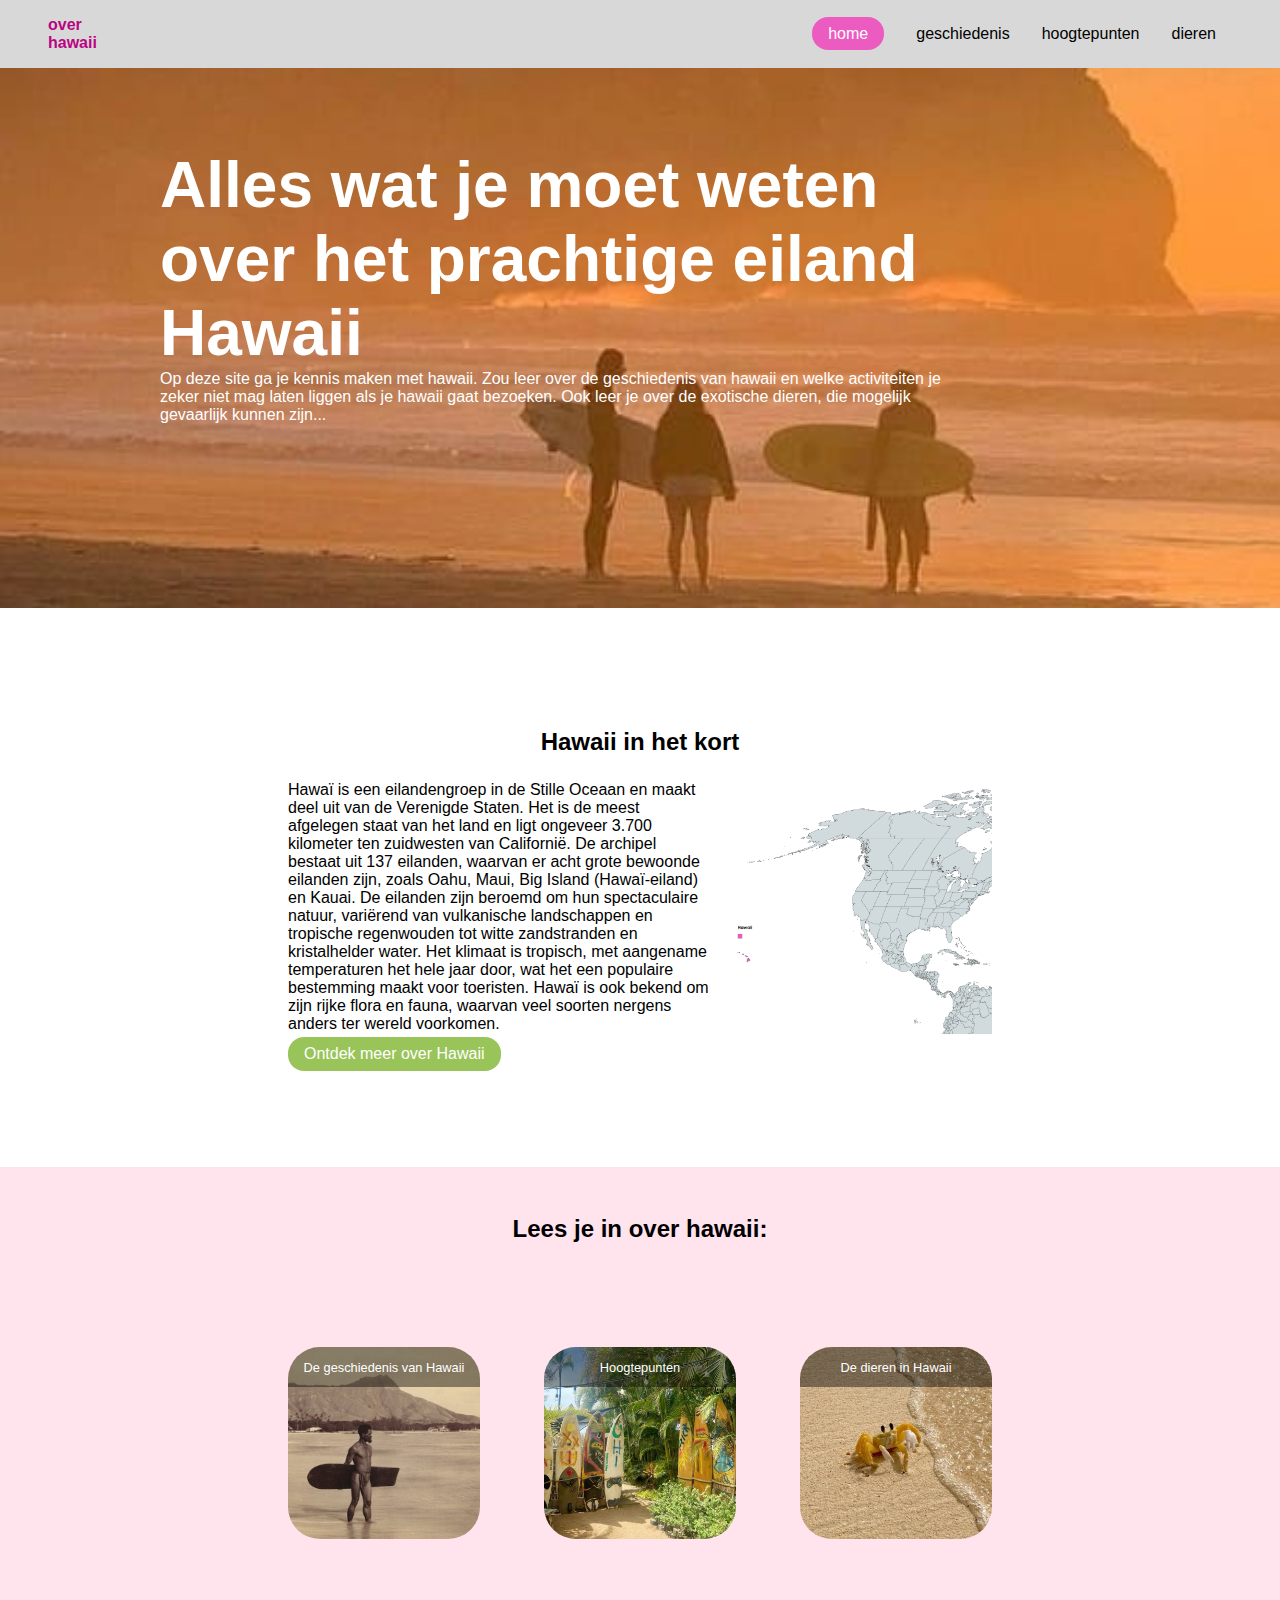
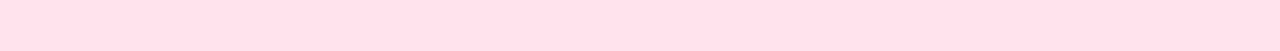
<file: index.html>
<!DOCTYPE html>
<html lang="nl">
  <head>
    <meta charset="UTF-8" />
    <meta name="viewport" content="width=device-width, initial-scale=1.0" />
    <link rel="stylesheet" href="css.css" />
    <link rel="icon" type="images/favicon" href="images/wave.png" />
    <title>Hawaii</title>
  </head>
  <body>
    <header>
      <h1><a href="index.html">over hawaii</a></h1>
      <nav>
        <ul>
          <li><a class="actief" href="#">home</a></li>
          <li><a href="geschiedenis.html">geschiedenis</a></li>
          <li><a href="hoogtepunten.html">hoogtepunten</a></li>
          <li><a href="dieren.html">dieren</a></li>
        </ul>
      </nav>
    </header>
    <main>
      <section>
        <h2>Alles wat je moet weten over het prachtige eiland Hawaii</h2>
        <p>
          Op deze site ga je kennis maken met hawaii. Zou leer over de
          geschiedenis van hawaii en welke activiteiten je zeker niet mag laten
          liggen als je hawaii gaat bezoeken. Ook leer je over de exotische
          dieren, die mogelijk gevaarlijk kunnen zijn...
        </p>
      </section>
      <article>
        <h2>Hawaii in het kort</h2>
        <p>
          Hawaï is een eilandengroep in de Stille Oceaan en maakt deel uit van
          de Verenigde Staten. Het is de meest afgelegen staat van het land en
          ligt ongeveer 3.700 kilometer ten zuidwesten van Californië. De
          archipel bestaat uit 137 eilanden, waarvan er acht grote bewoonde
          eilanden zijn, zoals Oahu, Maui, Big Island (Hawaï-eiland) en Kauai.
          De eilanden zijn beroemd om hun spectaculaire natuur, variërend van
          vulkanische landschappen en tropische regenwouden tot witte
          zandstranden en kristalhelder water. Het klimaat is tropisch, met
          aangename temperaturen het hele jaar door, wat het een populaire
          bestemming maakt voor toeristen. Hawaï is ook bekend om zijn rijke
          flora en fauna, waarvan veel soorten nergens anders ter wereld
          voorkomen.
        </p>
        <img src="images/Hawaii.png" alt="Hawaii op de map" />
        <a href="#meerInfo">Ontdek meer over Hawaii</a>
      </article>
      <section>
        <h2 id="meerInfo">Lees je in over hawaii:</h2>
        <nav>
          <ul>
            <li>
              <a href="geschiedenis.html">De geschiedenis van Hawaii</a>
            </li>
            <li>
              <a href="hoogtepunten.html">Hoogtepunten</a>
            </li>
            <li>
              <a href="dieren.html">De dieren in Hawaii</a>
            </li>
          </ul>
        </nav>
      </section>
    </main>
  </body>
</html>
</file>
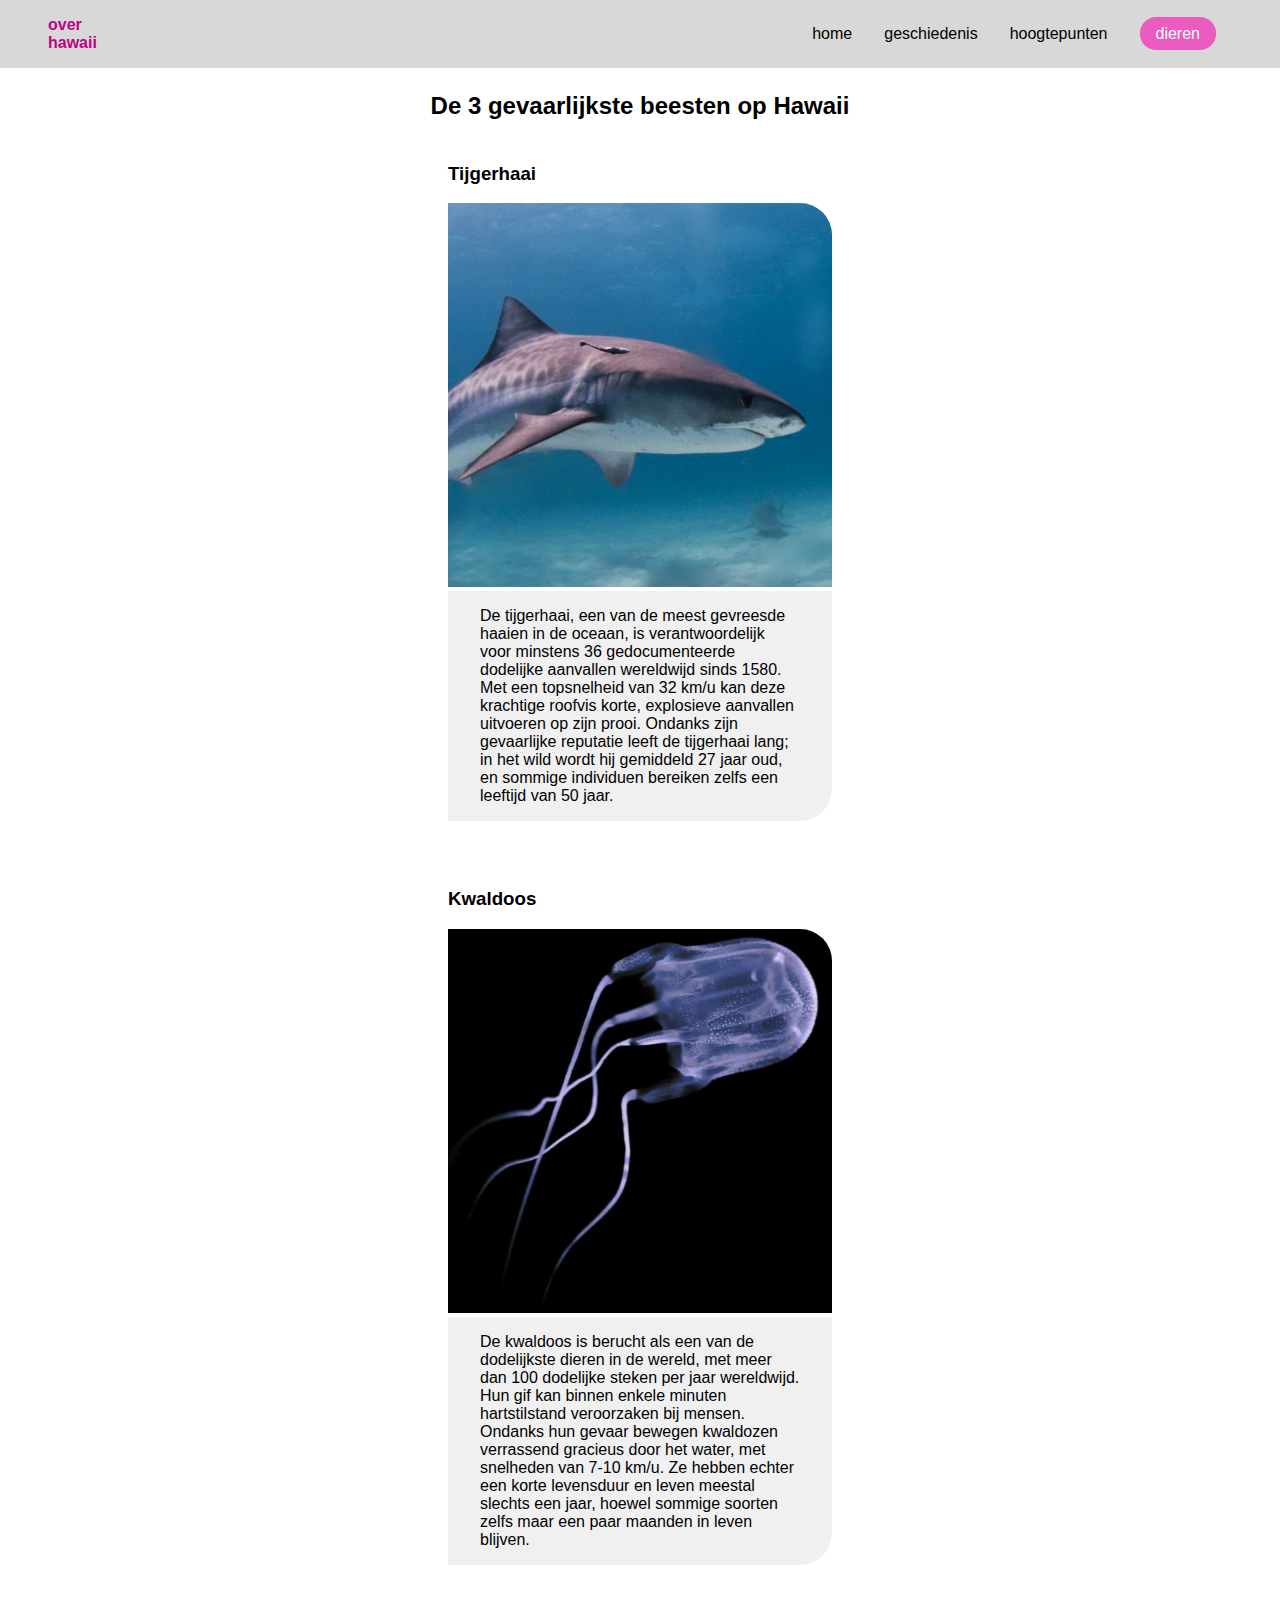
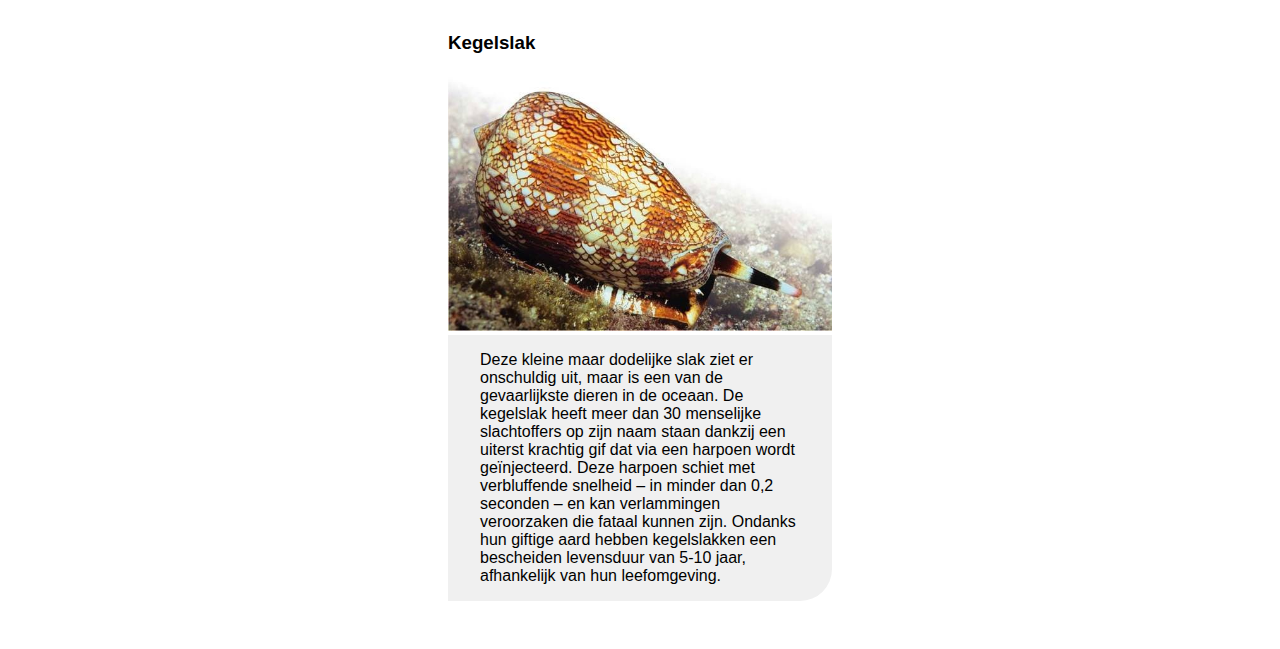
<file: dieren.html>
<!DOCTYPE html>
<html lang="nl">
  <head>
    <meta charset="UTF-8" />
    <meta name="viewport" content="width=device-width, initial-scale=1.0" />
    <link rel="stylesheet" href="css.css" />
    <link rel="icon" type="images/favicon" href="images/wave.png" />
    <title>Dieren</title>
  </head>

  <body>
    <header>
      <h1><a href="index.html">over hawaii</a></h1>
      <nav>
        <ul>
          <li><a href="index.html">home</a></li>
          <li><a href="geschiedenis.html">geschiedenis</a></li>
          <li><a href="hoogtepunten.html">hoogtepunten</a></li>
          <li><a class="actief" href="#">dieren</a></li>
        </ul>
      </nav>
    </header>
    <main>
      <h2>De 3 gevaarlijkste beesten op Hawaii</h2>
      <ul class="dieren">
        <li>
          <h3>Tijgerhaai</h3>
          <img class="dieren" src="images/tijgerhaai.png" alt="tijgerhaai" />
          <p>
            De tijgerhaai, een van de meest gevreesde haaien in de oceaan, is
            verantwoordelijk voor minstens 36 gedocumenteerde dodelijke
            aanvallen wereldwijd sinds 1580. Met een topsnelheid van 32 km/u kan
            deze krachtige roofvis korte, explosieve aanvallen uitvoeren op zijn
            prooi. Ondanks zijn gevaarlijke reputatie leeft de tijgerhaai lang;
            in het wild wordt hij gemiddeld 27 jaar oud, en sommige individuen
            bereiken zelfs een leeftijd van 50 jaar.
          </p>
        </li>
        <li>
          <h3>Kwaldoos</h3>
          <img src="images/kwaldoos.png" alt="kwaldoos" />
          <p>
            De kwaldoos is berucht als een van de dodelijkste dieren in de
            wereld, met meer dan 100 dodelijke steken per jaar wereldwijd. Hun
            gif kan binnen enkele minuten hartstilstand veroorzaken bij mensen.
            Ondanks hun gevaar bewegen kwaldozen verrassend gracieus door het
            water, met snelheden van 7-10 km/u. Ze hebben echter een korte
            levensduur en leven meestal slechts een jaar, hoewel sommige soorten
            zelfs maar een paar maanden in leven blijven.
          </p>
        </li>
        <li>
          <h3>Kegelslak</h3>
          <img class="dieren" src="images/kegelslak.jpg" alt="kegelslak" />
          <p>
            Deze kleine maar dodelijke slak ziet er onschuldig uit, maar is een
            van de gevaarlijkste dieren in de oceaan. De kegelslak heeft meer
            dan 30 menselijke slachtoffers op zijn naam staan dankzij een
            uiterst krachtig gif dat via een harpoen wordt geïnjecteerd. Deze
            harpoen schiet met verbluffende snelheid – in minder dan 0,2
            seconden – en kan verlammingen veroorzaken die fataal kunnen zijn.
            Ondanks hun giftige aard hebben kegelslakken een bescheiden
            levensduur van 5-10 jaar, afhankelijk van hun leefomgeving.
          </p>
        </li>
      </ul>
    </main>
  </body>
</html>
</file>
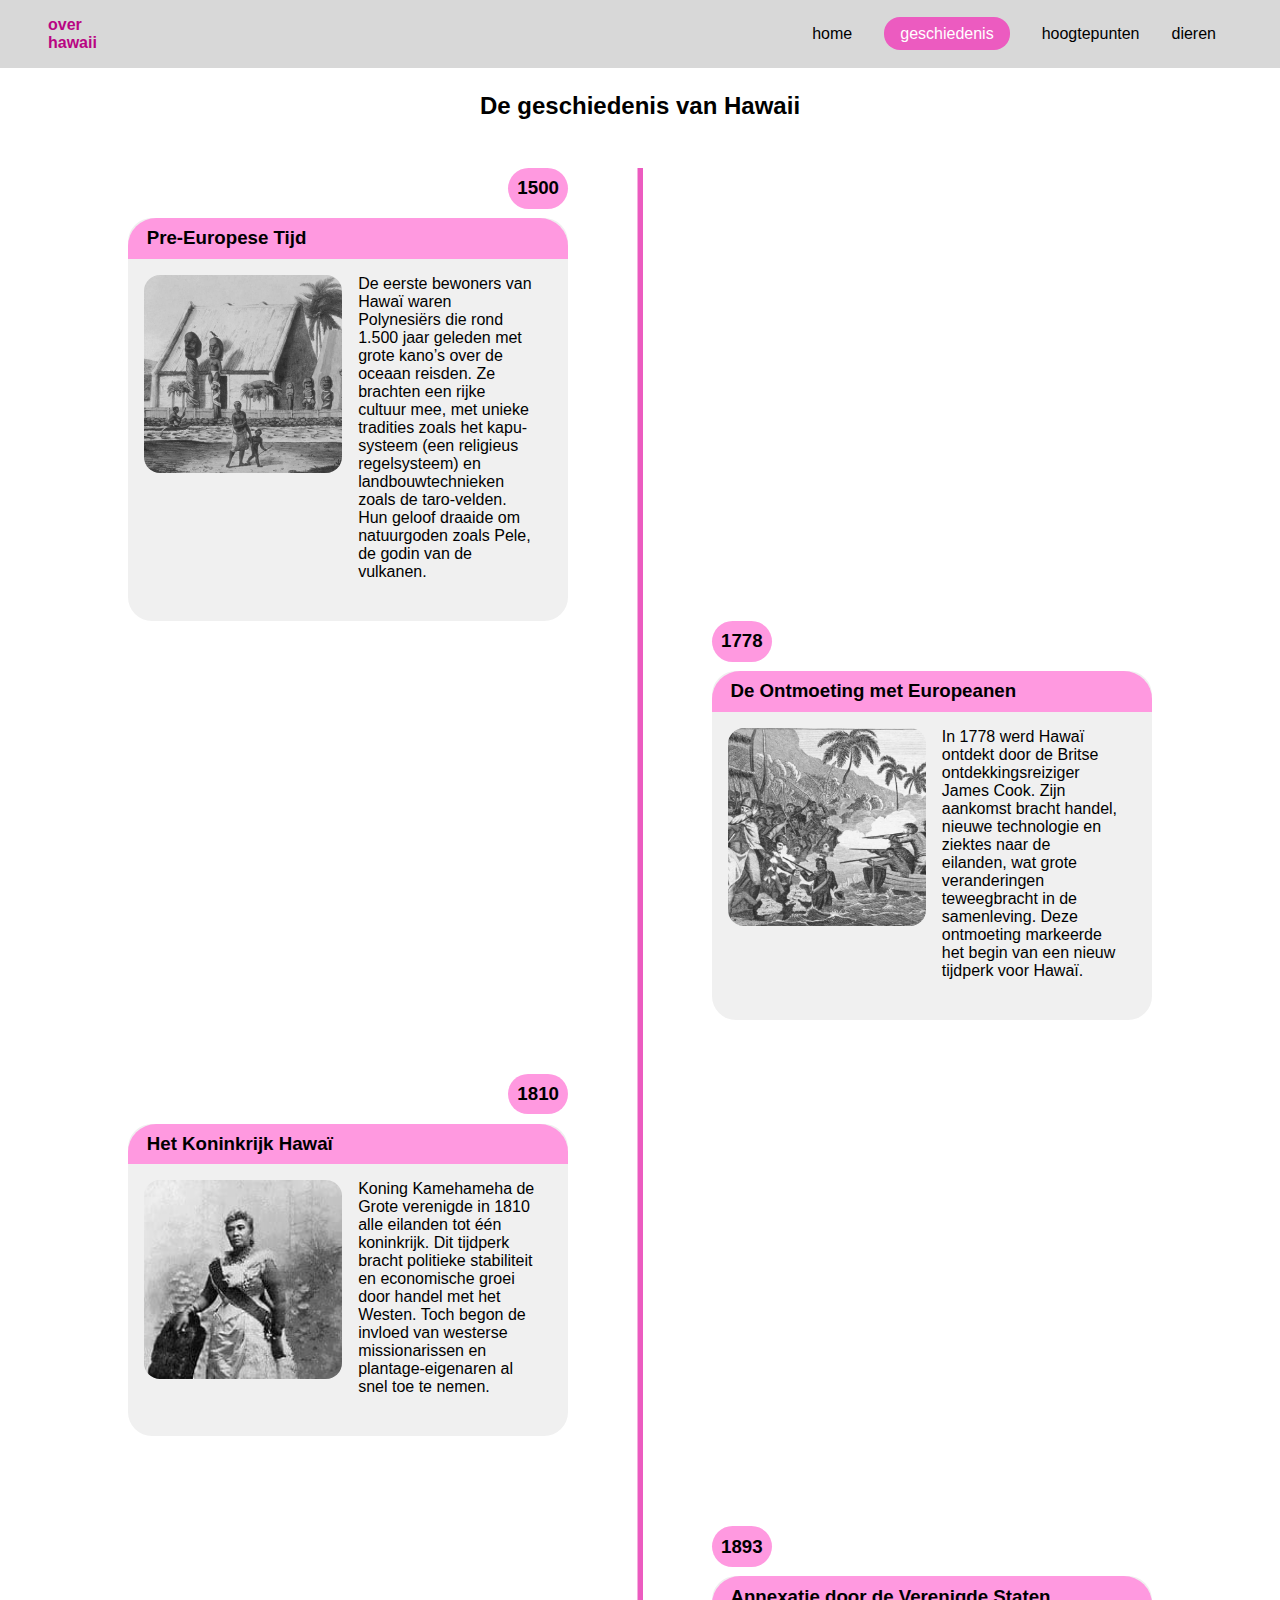
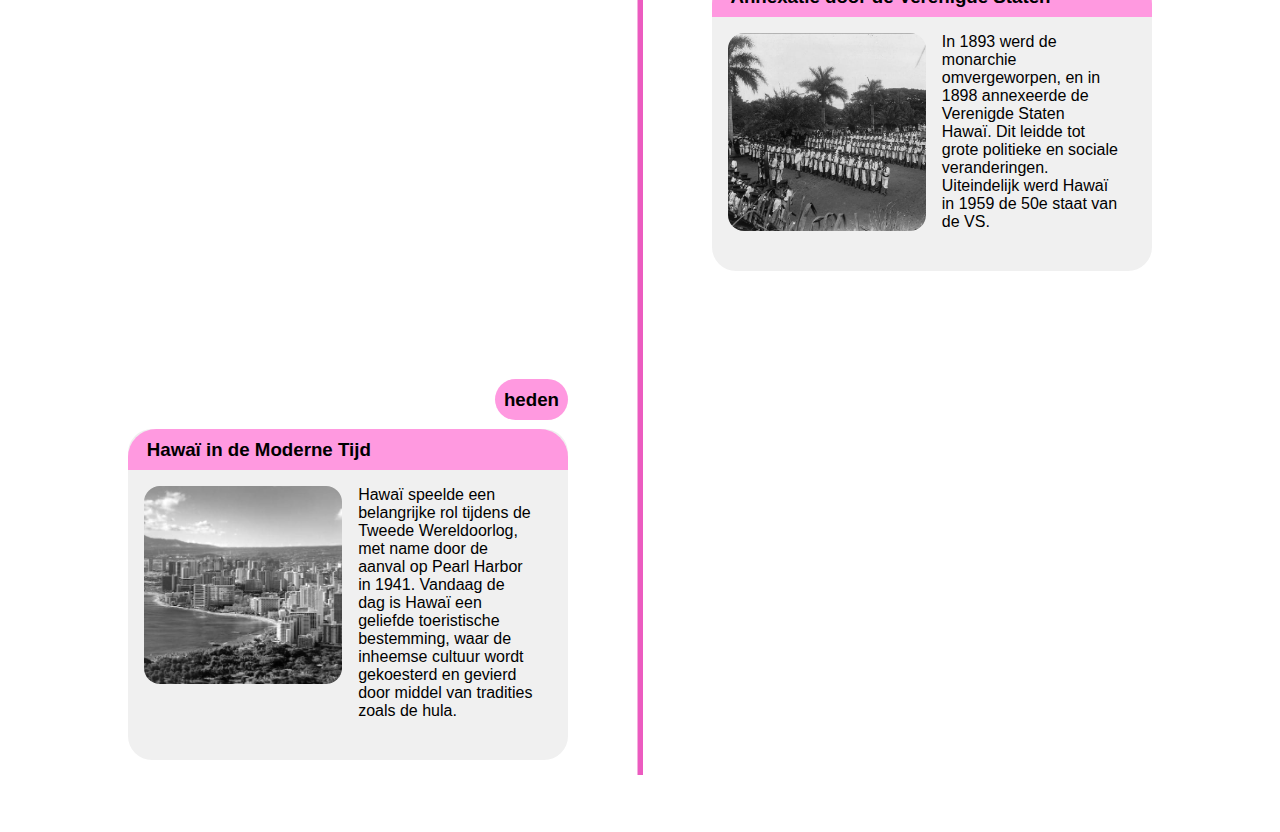
<file: geschiedenis.html>
<!DOCTYPE html>
<html lang="nl">
  <head>
    <meta charset="UTF-8" />
    <meta name="viewport" content="width=device-width, initial-scale=1.0" />
    <link rel="stylesheet" href="css.css" />
    <link rel="icon" type="images/favicon" href="images/wave.png" />
    <title>Geschiedenis</title>
  </head>

  <body>
    <header>
      <h1><a href="index.html">over hawaii</a></h1>
      <nav>
        <ul>
          <li><a href="index.html">home</a></li>
          <li><a class="actief" href="#">geschiedenis</a></li>
          <li><a href="hoogtepunten.html">hoogtepunten</a></li>
          <li><a href="dieren.html">dieren</a></li>
        </ul>
      </nav>
    </header>
    <main id="tijdlijn">
      <h2>De geschiedenis van Hawaii</h2>
      <ol>
        <li>
          <h3>1500</h3>
          <section>
            <h3>Pre-Europese Tijd</h3>
            <img
              src="images/tijdlijn1.jpg"
              alt="tekening van inwoners in hawaii"
            />
            <p>
              De eerste bewoners van Hawaï waren Polynesiërs die rond 1.500 jaar
              geleden met grote kano’s over de oceaan reisden. Ze brachten een
              rijke cultuur mee, met unieke tradities zoals het kapu-systeem
              (een religieus regelsysteem) en landbouwtechnieken zoals de
              taro-velden. Hun geloof draaide om natuurgoden zoals Pele, de
              godin van de vulkanen.
            </p>
          </section>
        </li>
        <li>
          <h3>1778</h3>
          <section>
            <h3>De Ontmoeting met Europeanen</h3>
            <img
              src="images/tijdlijn2.jpg"
              alt="Gevecht tussen het Britse en Hawaiaanse volk"
            />
            <p>
              In 1778 werd Hawaï ontdekt door de Britse ontdekkingsreiziger
              James Cook. Zijn aankomst bracht handel, nieuwe technologie en
              ziektes naar de eilanden, wat grote veranderingen teweegbracht in
              de samenleving. Deze ontmoeting markeerde het begin van een nieuw
              tijdperk voor Hawaï.
            </p>
          </section>
        </li>

        <li>
          <h3>1810</h3>
          <section>
            <h3>Het Koninkrijk Hawaï</h3>
            <img
              src="images/tijdlijn3.jpg"
              alt="Portret van de Hawaiiaanse koningin"
            />
            <p>
              Koning Kamehameha de Grote verenigde in 1810 alle eilanden tot één
              koninkrijk. Dit tijdperk bracht politieke stabiliteit en
              economische groei door handel met het Westen. Toch begon de
              invloed van westerse missionarissen en plantage-eigenaren al snel
              toe te nemen.
            </p>
          </section>
        </li>
        <li>
          <h3>1893</h3>
          <section>
            <h3>Annexatie door de Verenigde Staten</h3>
            <img
              src="images/tijdlijn4.jpg"
              alt="omverwerping van het Hawaiiaanse koninkrijk"
            />
            <p>
              In 1893 werd de monarchie omvergeworpen, en in 1898 annexeerde de
              Verenigde Staten Hawaï. Dit leidde tot grote politieke en sociale
              veranderingen. Uiteindelijk werd Hawaï in 1959 de 50e staat van de
              VS.
            </p>
          </section>
        </li>
        <li>
          <h3>heden</h3>
          <section>
            <h3>Hawaï in de Moderne Tijd</h3>
            <img
              src="images/tijdlijn5.jpg"
              alt="Hawaiaanse strand van vandaag de dag"
            />
            <p>
              Hawaï speelde een belangrijke rol tijdens de Tweede Wereldoorlog,
              met name door de aanval op Pearl Harbor in 1941. Vandaag de dag is
              Hawaï een geliefde toeristische bestemming, waar de inheemse
              cultuur wordt gekoesterd en gevierd door middel van tradities
              zoals de hula.
            </p>
          </section>
        </li>
        <li><img src="images/lijntje.png" alt="" /></li>
      </ol>
    </main>
  </body>
</html>
</file>
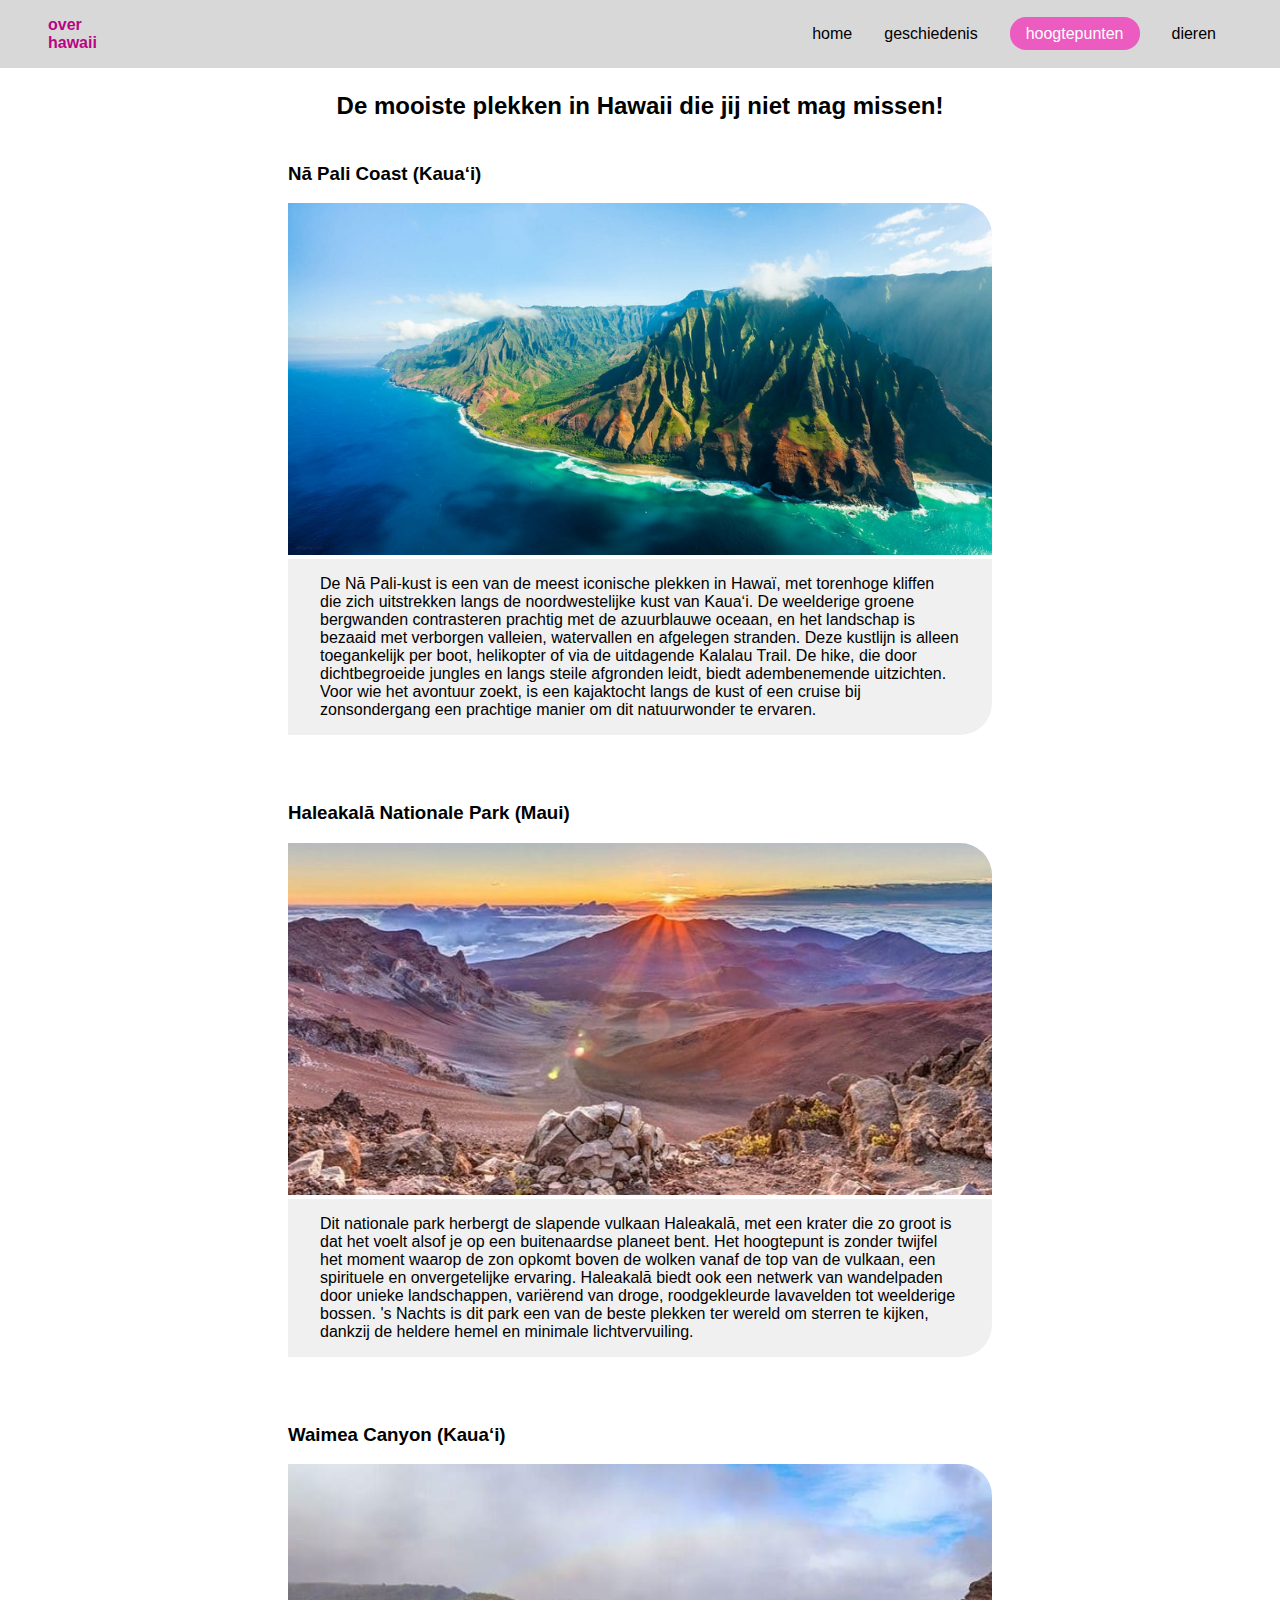
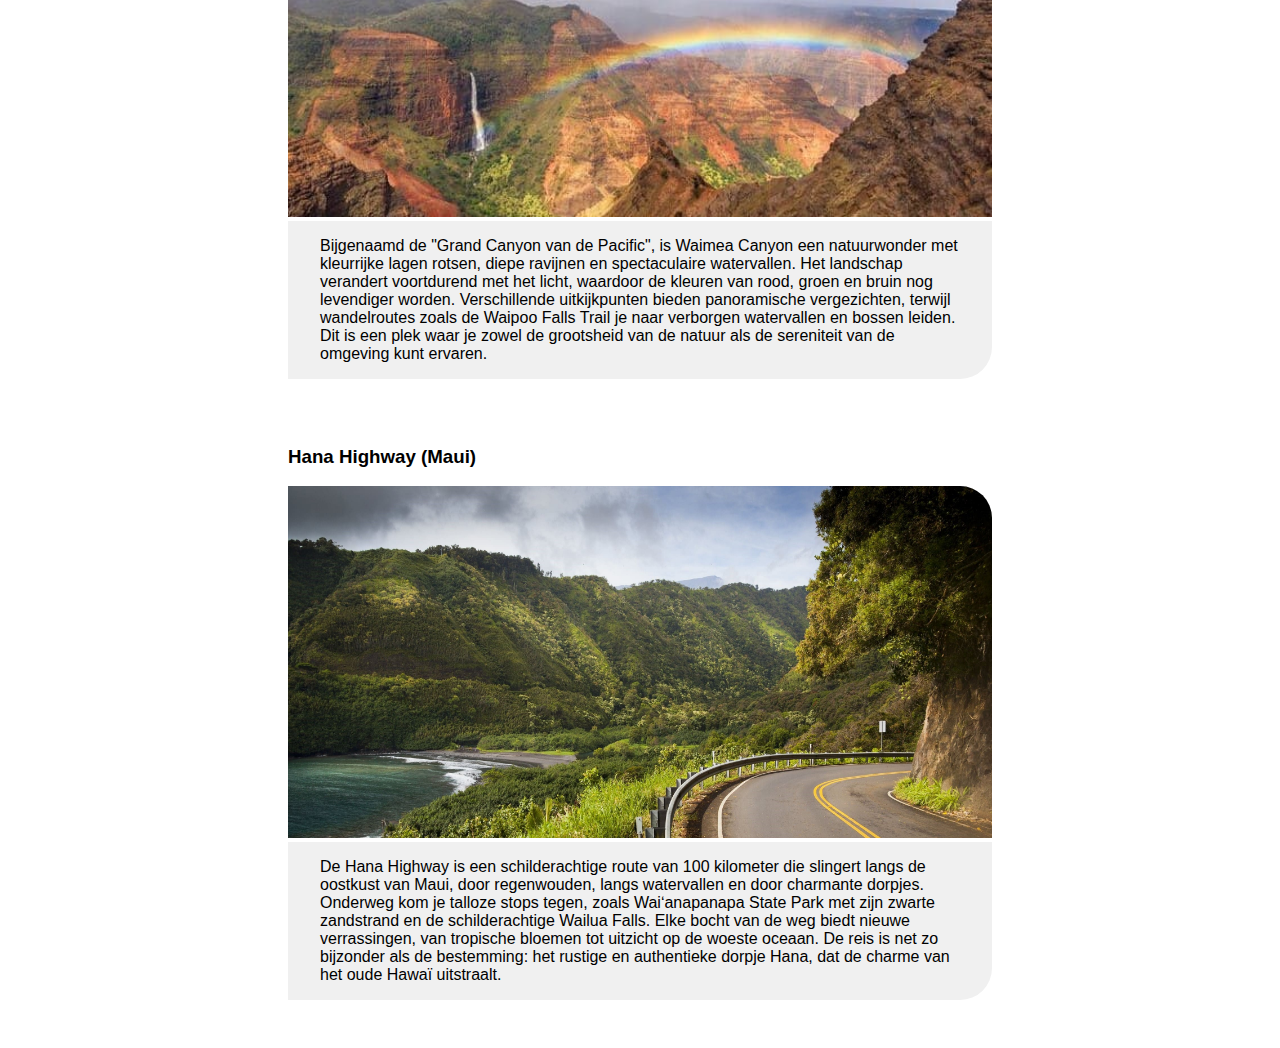
<file: hoogtepunten.html>
<!DOCTYPE html>
<html lang="nl">
  <head>
    <meta charset="UTF-8" />
    <meta name="viewport" content="width=device-width, initial-scale=1.0" />
    <link rel="stylesheet" href="css.css" />
    <link rel="icon" type="images/favicon" href="images/wave.png" />
    <title>Hoogtepunten</title>
  </head>
  <body>
    <header>
      <h1><a href="index.html">over hawaii</a></h1>
      <nav>
        <ul>
          <li><a href="index.html">home</a></li>
          <li><a href="geschiedenis.html">geschiedenis</a></li>
          <li><a class="actief" href="#">hoogtepunten</a></li>
          <li><a href="dieren.html">dieren</a></li>
        </ul>
      </nav>
    </header>
    <main class="hoogtepunten">
      <h2>De mooiste plekken in Hawaii die jij niet mag missen!</h2>
      <ul>
        <li>
          <h3>Nā Pali Coast (Kauaʻi)</h3>
          <img src="images/na_pali.jpg" alt="kust van Na Pali" />
          <p>
            De Nā Pali-kust is een van de meest iconische plekken in Hawaï, met
            torenhoge kliffen die zich uitstrekken langs de noordwestelijke kust
            van Kauaʻi. De weelderige groene bergwanden contrasteren prachtig
            met de azuurblauwe oceaan, en het landschap is bezaaid met verborgen
            valleien, watervallen en afgelegen stranden. Deze kustlijn is alleen
            toegankelijk per boot, helikopter of via de uitdagende Kalalau
            Trail. De hike, die door dichtbegroeide jungles en langs steile
            afgronden leidt, biedt adembenemende uitzichten. Voor wie het
            avontuur zoekt, is een kajaktocht langs de kust of een cruise bij
            zonsondergang een prachtige manier om dit natuurwonder te ervaren.
          </p>
        </li>
        <li>
          <h3>Haleakalā Nationale Park (Maui)</h3>
          <img
            src="images/haleakala_national_park.jpg"
            alt="bergen van Haleakalā Nationale Park"
          />
          <p>
            Dit nationale park herbergt de slapende vulkaan Haleakalā, met een
            krater die zo groot is dat het voelt alsof je op een buitenaardse
            planeet bent. Het hoogtepunt is zonder twijfel het moment waarop de
            zon opkomt boven de wolken vanaf de top van de vulkaan, een
            spirituele en onvergetelijke ervaring. Haleakalā biedt ook een
            netwerk van wandelpaden door unieke landschappen, variërend van
            droge, roodgekleurde lavavelden tot weelderige bossen. 's Nachts is
            dit park een van de beste plekken ter wereld om sterren te kijken,
            dankzij de heldere hemel en minimale lichtvervuiling.
          </p>
        </li>
        <li>
          <h3>Waimea Canyon (Kauaʻi)</h3>
          <img
            src="images/waimee_canyon.jpg"
            alt="landschap van Waimea Canyon"
          />
          <p>
            Bijgenaamd de "Grand Canyon van de Pacific", is Waimea Canyon een
            natuurwonder met kleurrijke lagen rotsen, diepe ravijnen en
            spectaculaire watervallen. Het landschap verandert voortdurend met
            het licht, waardoor de kleuren van rood, groen en bruin nog
            levendiger worden. Verschillende uitkijkpunten bieden panoramische
            vergezichten, terwijl wandelroutes zoals de Waipoo Falls Trail je
            naar verborgen watervallen en bossen leiden. Dit is een plek waar je
            zowel de grootsheid van de natuur als de sereniteit van de omgeving
            kunt ervaren.
          </p>
        </li>
        <li>
          <h3>Hana Highway (Maui)</h3>
          <img
            src="images/hana_haway.jpg"
            alt="een weg tussen het gebied Hana"
          />
          <p>
            De Hana Highway is een schilderachtige route van 100 kilometer die
            slingert langs de oostkust van Maui, door regenwouden, langs
            watervallen en door charmante dorpjes. Onderweg kom je talloze stops
            tegen, zoals Waiʻanapanapa State Park met zijn zwarte zandstrand en
            de schilderachtige Wailua Falls. Elke bocht van de weg biedt nieuwe
            verrassingen, van tropische bloemen tot uitzicht op de woeste
            oceaan. De reis is net zo bijzonder als de bestemming: het rustige
            en authentieke dorpje Hana, dat de charme van het oude Hawaï
            uitstraalt.
          </p>
        </li>
      </ul>
    </main>
  </body>
</html>
</file>
<file: css.css>
* {
  margin: 0;
  padding: 0;
  font-family: Verdana, Geneva, Tahoma, sans-serif;
}

/* bron: https://www.youtube.com/watch?v=g_ak8PO5gkU&ab_channel=Mr.WebDesigner */
html {
  scroll-behavior: smooth;
}

/* tekst */
h1,
h2,
h3,
h4 {
  font-weight: bold;
}

/* header */
header {
  position: sticky;
  top: 0;
  z-index: 1000;
  display: flex;
  justify-content: space-between;
  align-items: center;
  background-color: rgb(216, 216, 216);
  padding: 1em 3em;
}

h1 {
  font-size: 1em;
  gap: 0.5em;
  width: 5vw;
}

h1 a {
  text-decoration: none;
  color: rgb(185, 5, 131);
}

nav ul {
  display: flex;
  list-style: none;
  text-decoration: none;
  margin: 0;
}

nav li {
  margin: 0 1em;
}

nav a {
  text-decoration: none;
  color: black;
}

nav a:hover {
  color: rgb(164, 11, 118);
  transition: 0.3s;
}

.actief {
  background-color: rgb(236, 91, 192);
  padding: 0.5em 1em;
  border-radius: 1em;
  color: white;
}

/* index pagina*/
/* main > eerste gedeelte */
main > section:first-of-type {
  background-image: url(images/achtergrond.jpg);
  background-size: auto 100%;
  background-repeat: no-repeat;
  object-fit: cover;
  padding: 5em 20em 10em 10em;
  color: white;
  height: 100%;
}

main > section:first-of-type > h2 {
  font-size: 4em;
  margin: 0;
}

section:first-of-type > p {
  padding-bottom: 1.5em;
}

/* tweede gedeelte */
article {
  display: flex;
  flex-wrap: wrap;
  justify-self: center;
  margin: 6em 0;
  align-items: center;
  width: 55%;
}

article h2 {
  width: 100%;
}

article p {
  width: 60%;
}

article img {
  width: 40%;
}

article a {
  margin-top: 0.2em;
  padding: 0.5em 1em;
  color: white;
  background-color: rgb(153, 196, 90);
  text-decoration: none;
  border-radius: 1em;
}

article a:hover {
  background-color: rgb(132, 175, 72);
  transition: 0.2s;
}

/* derde gedeelte */
main > section:last-of-type {
  background-color: rgb(255, 227, 237);
  padding-bottom: 2em;
}

main > section:last-of-type h2 {
  padding-top: 2em;
}

section ul {
  display: flex;
  justify-content: center;
  list-style: none;
  gap: 4em;
}

main > section:last-of-type li:first-of-type {
  background-image: url(images/geschiedenis.jpg);
}

main > section:last-of-type li:nth-of-type(2) {
  background-image: url(images/hoogtepunten.jpg);
}

main > section:last-of-type li:nth-of-type(3) {
  background-image: url(images/dieren.jpg);
}

main > section:last-of-type li {
  background-size: 100%;
  background-repeat: no-repeat;
  margin: 5em 0;
  width: 15vw;
  height: 15vw;
  border-radius: 2em;
  background-color: rgb(172, 172, 172);
}

section:last-of-type ul a {
  display: flex;
  justify-content: center;
  background-color: rgba(0, 0, 0, 0.416);
  text-decoration: none;
  padding: 1em;
  border-radius: 2.5em 2.5em 0 0;
  font-size: 0.8em;
  color: white;
}

main > section:last-of-type li:hover {
  scale: 1.2;
  transition: 0.5s;
}

/* geschiedenis pagina */
/* positioneren van de elementen */
#tijdlijn h2 {
  display: flex;
  justify-content: center;
  background-color: white;
  margin-bottom: 2em;
}

#tijdlijn ol {
  display: grid;
  grid-template-columns: 43% 14% 43%;
  grid-template-rows: 1fr 1fr 1fr 1fr 1fr;
  list-style: none;
}

#tijdlijn li:nth-of-type(1) {
  grid-row: 1 / 2;
  grid-column: 1 / 2;
}

#tijdlijn li:nth-of-type(2) {
  grid-row: 2 / 3;
  grid-column: 3 / 4;
}

#tijdlijn li:nth-of-type(3) {
  grid-row: 3 / 4;
  grid-column: 1 / 2;
}

#tijdlijn li:nth-of-type(4) {
  grid-row: 4 / 5;
  grid-column: 3 / 4;
}

#tijdlijn li:nth-of-type(5) {
  grid-row: 5 / 6;
  grid-column: 1 / 2;
}

#tijdlijn li:nth-of-type(6) {
  grid-row: 1 / 6;
  grid-column: 2 / 3;
}

/* stukje dat tijd aangeeft */
#tijdlijn ol li > h3 {
  display: flex;
  justify-content: center;
  padding: 0.5em;
  background-color: rgb(255, 153, 224);
  width: max-content;
  border-radius: 2em;
  margin-bottom: 0.5em;
}

#tijdlijn li:first-of-type > h3,
#tijdlijn li:nth-of-type(3) > h3,
#tijdlijn li:nth-of-type(5) > h3 {
  display: flex;
  justify-self: end;
}

/* vormgeving van section */
ol {
  margin: 0 8em;
}

ol li section {
  display: flex;
  flex-wrap: wrap;
  justify-items: center;
  background-color: rgb(240, 240, 240);
  border-radius: 1.5em;
}

ol li section h3 {
  display: block;
  width: 100%;
  background-color: rgb(255, 153, 224);
  border-radius: 1.5em 1.5em 0 0;
  padding: 0.5em 0.5em 0.5em 1em;
}

/* roze lijn in het midden */
ol li img {
  display: flex;
  justify-self: center;
  height: 97.5%;
  width: 90%;
}

ol li section img {
  width: 45%;
  height: 45%;
  margin: 1em 0 1em 1em;
  border-radius: 1em;
}

ol li section p {
  width: 40%;
  margin: 1em;
}

/* pagina hoogtepunten */
h2 {
  display: flex;
  justify-content: center;
  margin: 1em 0;
}

main > ul {
  display: flex;
  justify-self: center;
  flex-wrap: wrap;
  list-style: none;
  width: 55vw;
}

main > ul h3 {
  margin: 1em 0;
}

main > ul img {
  width: 55vw;
  border-radius: 0 2em 0 0;
}

main > ul p {
  background-color: rgb(240, 240, 240);
  padding: 1em 2em;
  border-radius: 0 0 2em 0;
  margin-bottom: 3em;
}

/* pagina dieren */
.dieren,
.dieren img {
  width: 30vw;
}
</file>
